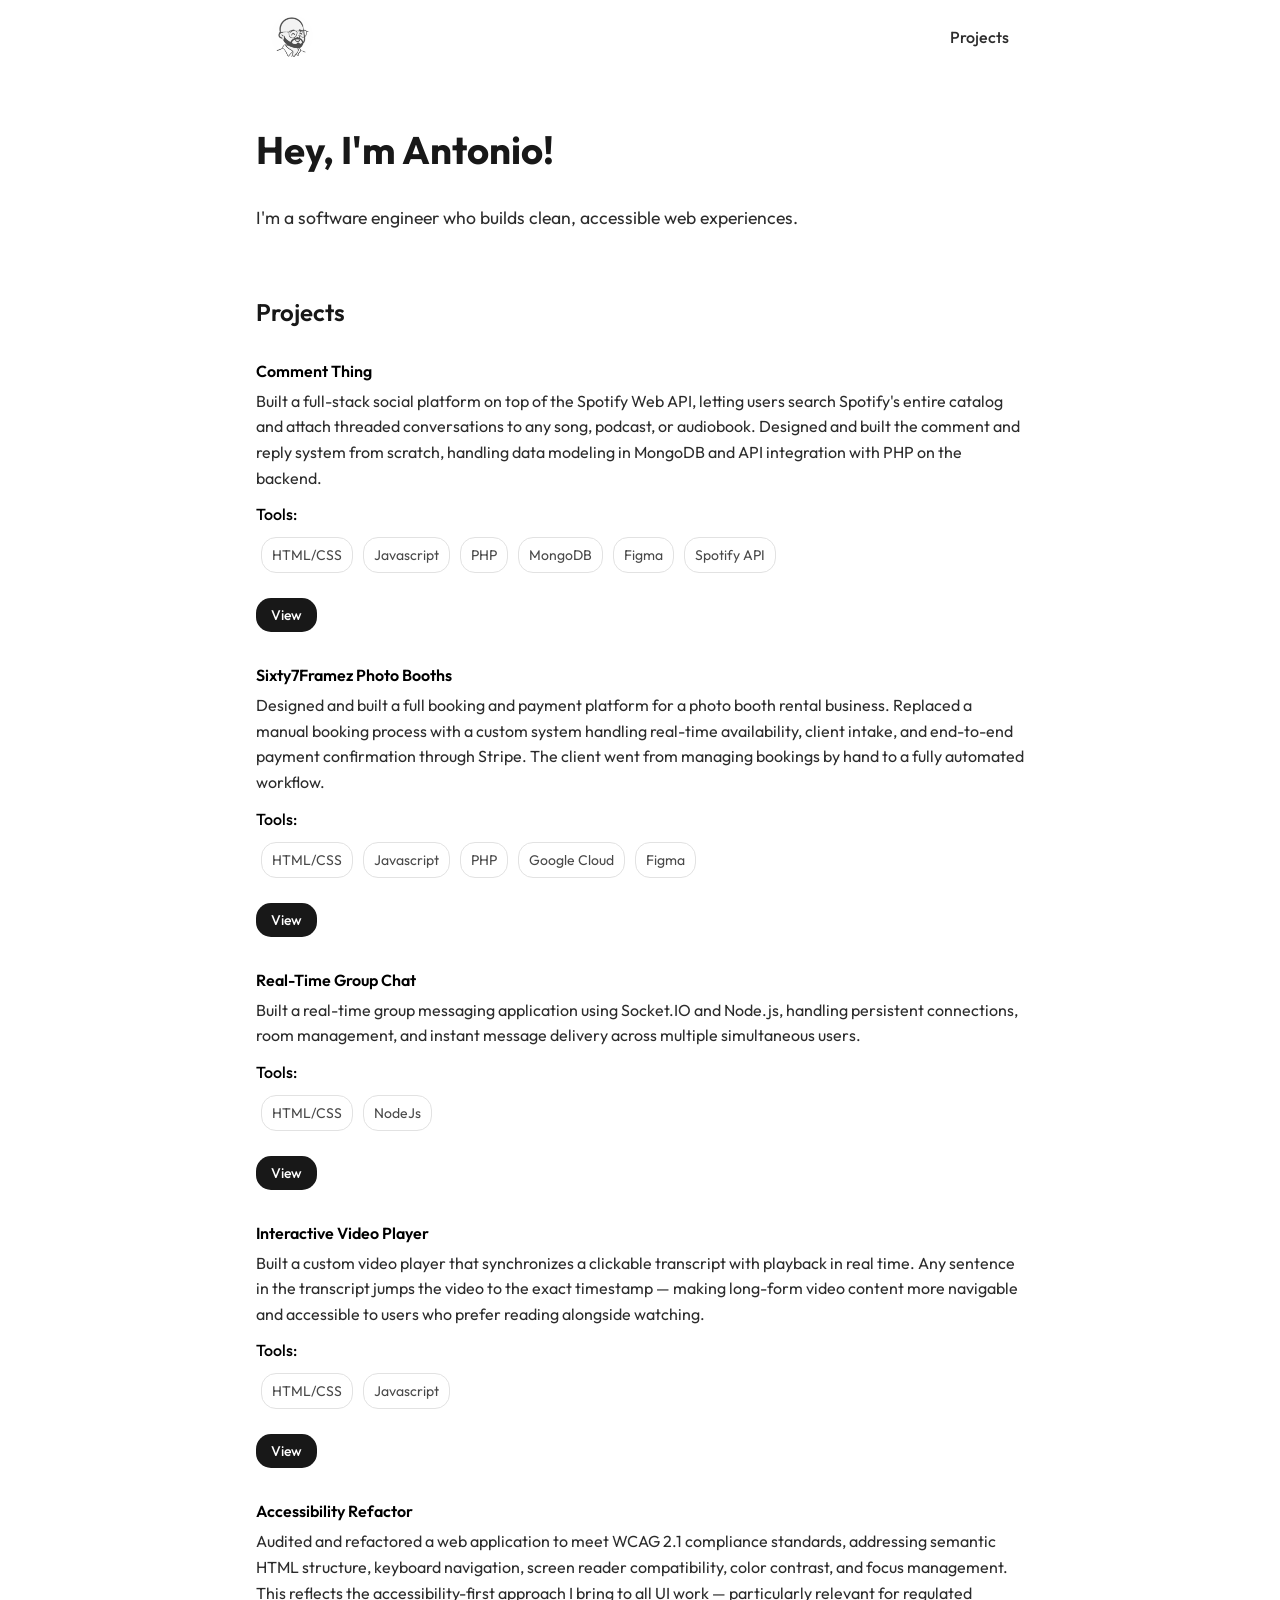
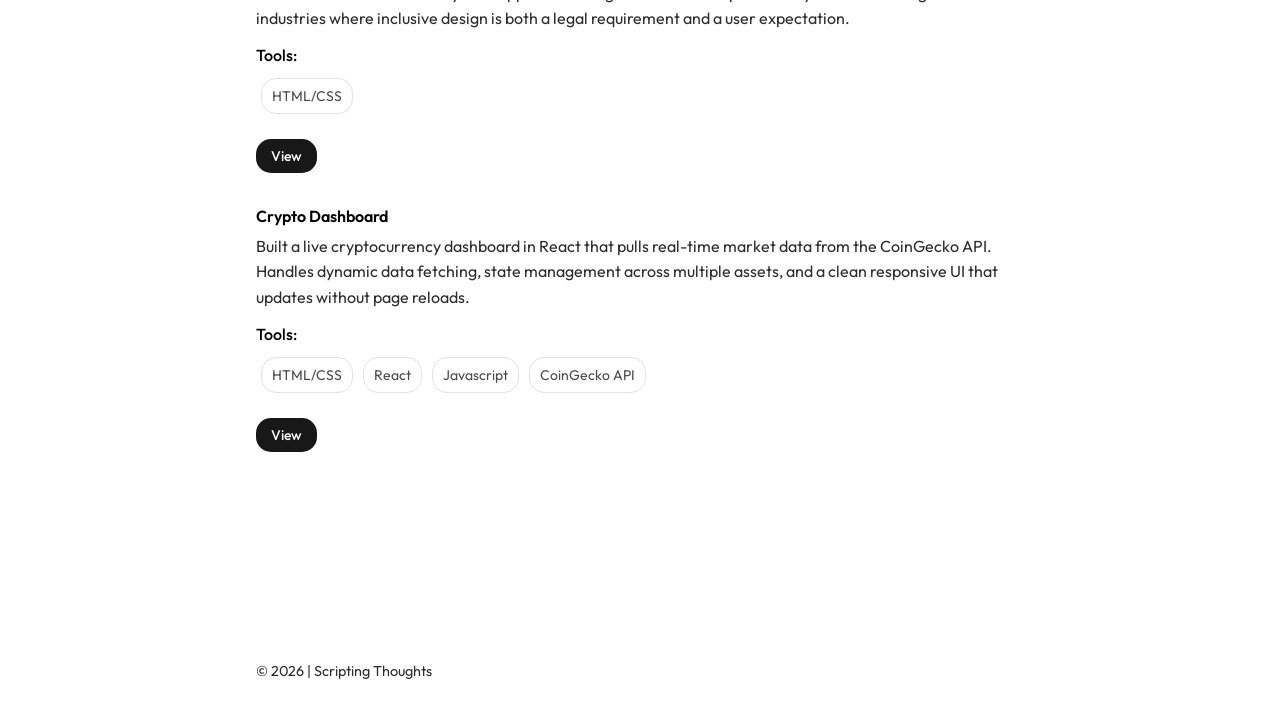
<file: index.html>
<!DOCTYPE html>
<html lang="en">
    <head><meta charset="utf-8">
    <meta name="viewport" content="width=device-width,initial-scale=1">
    <title>Scripting Thoughts</title>
    <link rel="stylesheet" href="css/reset.css">
    <link rel="stylesheet" href="css/styles.css">
    <style>
        @import url('https://fonts.googleapis.com/css2?family=Outfit:wght@100..900&display=swap');
    </style>

    <link rel="apple-touch-icon" sizes="180x180" href="assets/icons/favicon/apple-touch-icon.png">
    <link rel="icon" type="image/png" sizes="32x32" href="assets/icons/favicon/favicon-32x32.png">
    <link rel="icon" type="image/png" sizes="16x16" href="assets/icons/favicon/favicon-16x16.png">
    <link rel="manifest" href="/site.webmanifest">
<body>
    <header>
        <div class="header-container">
            <a href="/" aria-label="Go to home page">
                <img src="assets/images/avatar34.svg" alt="Scripting Thoughts Logo">
            </a>
            <nav class="flex flex-nowrap">
                <a href="#projects">Projects</a>
            </nav> 
        </div>
    </header>
    <main>
        <div class="main-content">
            <section class="about-section">
                <h1>Hey, I'm Antonio!</h1>
                <article>
                    <!-- <img src="assets/images/avatar33.svg" alt=""> -->
                    <p>
                        I'm a software engineer who builds clean, accessible web experiences.
                    </p>
                </article>
            </section>
            <section id="projects" class="featured-projects-section"> 
                <h1>Projects</h1> 
                <div class="projects-container">
                    <div class="project-card">
                        <h2>Comment Thing</h2>
                        <p>Built a full-stack social platform on top of the Spotify Web API, letting users search Spotify's entire catalog and attach threaded conversations to any song, podcast, or audiobook. Designed and built the comment and reply system from scratch, handling data modeling in MongoDB and API integration with PHP on the backend.</p>
                        <div class="tools-container">
                            <span>Tools:</span>
                            <div class="tools-used-container">
                                <ul>
                                    <li>HTML/CSS</li>
                                    <li>Javascript</li>
                                    <li>PHP</li>
                                    <li>MongoDB</li>
                                    <li>Figma</li>
                                    <li>Spotify API</li>
                                </ul>
                            </div>
                        </div>
                        <div class="project-action-container">
                            <a class="view-project-link" href="https://commentthing.com" target="_blank">View</a>
                            <div class="github-container">
                                <!-- <img src="/assets/icons/github-fill.svg" alt="Github Icon"> -->
                                <!-- <a href="https://github.com/ScriptingNotions" target="_blank">Source Code</a> -->
                            </div>
                        </div>
                    </div>

                    <div class="project-card">
                        <h2>Sixty7Framez Photo Booths</h2>
                        <p>Designed and built a full booking and payment platform for a photo booth rental business. Replaced a manual booking process with a custom system handling real-time availability, client intake, and end-to-end payment confirmation through Stripe. The client went from managing bookings by hand to a fully automated workflow.</p>
                        <div class="tools-container">
                            <span>Tools:</span>
                            <div class="tools-used-container">
                                <ul>
                                    <li>HTML/CSS</li>
                                    <li>Javascript</li>
                                    <li>PHP</li>
                                    <li>Google Cloud</li>
                                    <li>Figma</li>
                                </ul>
                            </div>
                        </div>
                        <div class="project-action-container">
                            <a class="view-project-link" href="https://sixty7framezphotobooths.com/" target="_blank">View</a>
                            <div class="github-container">
                                <!-- <img src="/assets/icons/github-fill.svg" alt="Github Icon"> -->
                                <!-- <a href="https://github.com/ScriptingNotions" target="_blank">Source Code</a> -->
                            </div>
                        </div>
                    </div>

                    <div class="project-card">
                        <h2>Real-Time Group Chat</h2>
                        <p>Built a real-time group messaging application using Socket.IO and Node.js, handling persistent connections, room management, and instant message delivery across multiple simultaneous users.</p>
                        <div class="tools-container">
                            <span>Tools:</span>
                            <div class="tools-used-container">
                                <ul>
                                    <li>HTML/CSS</li>
                                    <li>NodeJs</li>
                                </ul>
                            </div>
                        </div>
                        <div class="project-action-container">
                            <a class="view-project-link" href="https://node-chat-app-production-d5c8.up.railway.app/" target="_blank">View</a>
                            <div class="github-container">
                                <!-- <img src="/assets/icons/github-fill.svg" alt="Github Icon"> -->
                                <!-- <a href="https://github.com/ScriptingNotions" target="_blank">Source Code</a> -->
                            </div>
                        </div>
                    </div>

                    <div class="project-card">
                        <h2>Interactive Video Player</h2>
                        <p>Built a custom video player that synchronizes a clickable transcript with playback in real time. Any sentence in the transcript jumps the video to the exact timestamp — making long-form video content more navigable and accessible to users who prefer reading alongside watching.</p>
                        <div class="tools-container">
                            <span>Tools:</span>
                            <div class="tools-used-container">
                                <ul>
                                    <li>HTML/CSS</li>
                                    <li>Javascript</li>
                                </ul>
                            </div>
                        </div>
                        <div class="project-action-container">
                            <a class="view-project-link" href="https://scriptingnotions.github.io/interactive-video-player" target="_blank">View</a>
                            <div class="github-container">
                                <!-- <img src="/assets/icons/github-fill.svg" alt="Github Icon"> -->
                                <!-- <a href="https://github.com/ScriptingNotions" target="_blank">Source Code</a> -->
                            </div>
                        </div>
                    </div>
                    
                    <div class="project-card">
                        <h2>Accessibility Refactor</h2>
                        <p>Audited and refactored a web application to meet WCAG 2.1 compliance standards, addressing semantic HTML structure, keyboard navigation, screen reader compatibility, color contrast, and focus management. This reflects the accessibility-first approach I bring to all UI work — particularly relevant for regulated industries where inclusive design is both a legal requirement and a user expectation.</p>
                        <div class="tools-container">
                            <span>Tools:</span>
                            <div class="tools-used-container">
                                <ul>
                                    <li>HTML/CSS</li>
                                </ul>
                            </div>
                        </div>
                        <div class="project-action-container">
                            <a class="view-project-link" href="https://scriptingnotions.github.io/accessibility_refactor/survey.html" target="_blank">View</a>
                            <div class="github-container">
                                <!-- <img src="/assets/icons/github-fill.svg" alt="Github Icon"> -->
                                <!-- <a href="https://github.com/ScriptingNotions" target="_blank">Source Code</a> -->
                            </div>
                        </div>
                    </div>

                    <div class="project-card">
                        <h2>Crypto Dashboard</h2>
                        <p>Built a live cryptocurrency dashboard in React that pulls real-time market data from the CoinGecko API. Handles dynamic data fetching, state management across multiple assets, and a clean responsive UI that updates without page reloads.</p>
                        <div class="tools-container">
                            <span>Tools:</span>
                            <div class="tools-used-container">
                                <ul>
                                    <li>HTML/CSS</li>
                                    <li>React</li>
                                    <li>Javascript</li>
                                    <li>CoinGecko API</li>
                                </ul>
                            </div>
                        </div>
                        <div class="project-action-container">
                            <a class="view-project-link" href="https://crypto-dashboard-production-99b5.up.railway.app" target="_blank">View</a>
                            <div class="github-container">
                                <!-- <img src="/assets/icons/github-fill.svg" alt="Github Icon"> -->
                                <!-- <a href="https://github.com/ScriptingNotions" target="_blank">Source Code</a> -->
                            </div>
                        </div>
                    </div>
                </div>
            </section>
        </div>
    </main>
    <footer>
        <div class="footer-container">
            <p>&copy; <span id="currentYear"></span> | Scripting Thoughts</p>
        </div>
    </footer>
    <script src="js/app.js"></script>
</body>
</html>
</file>
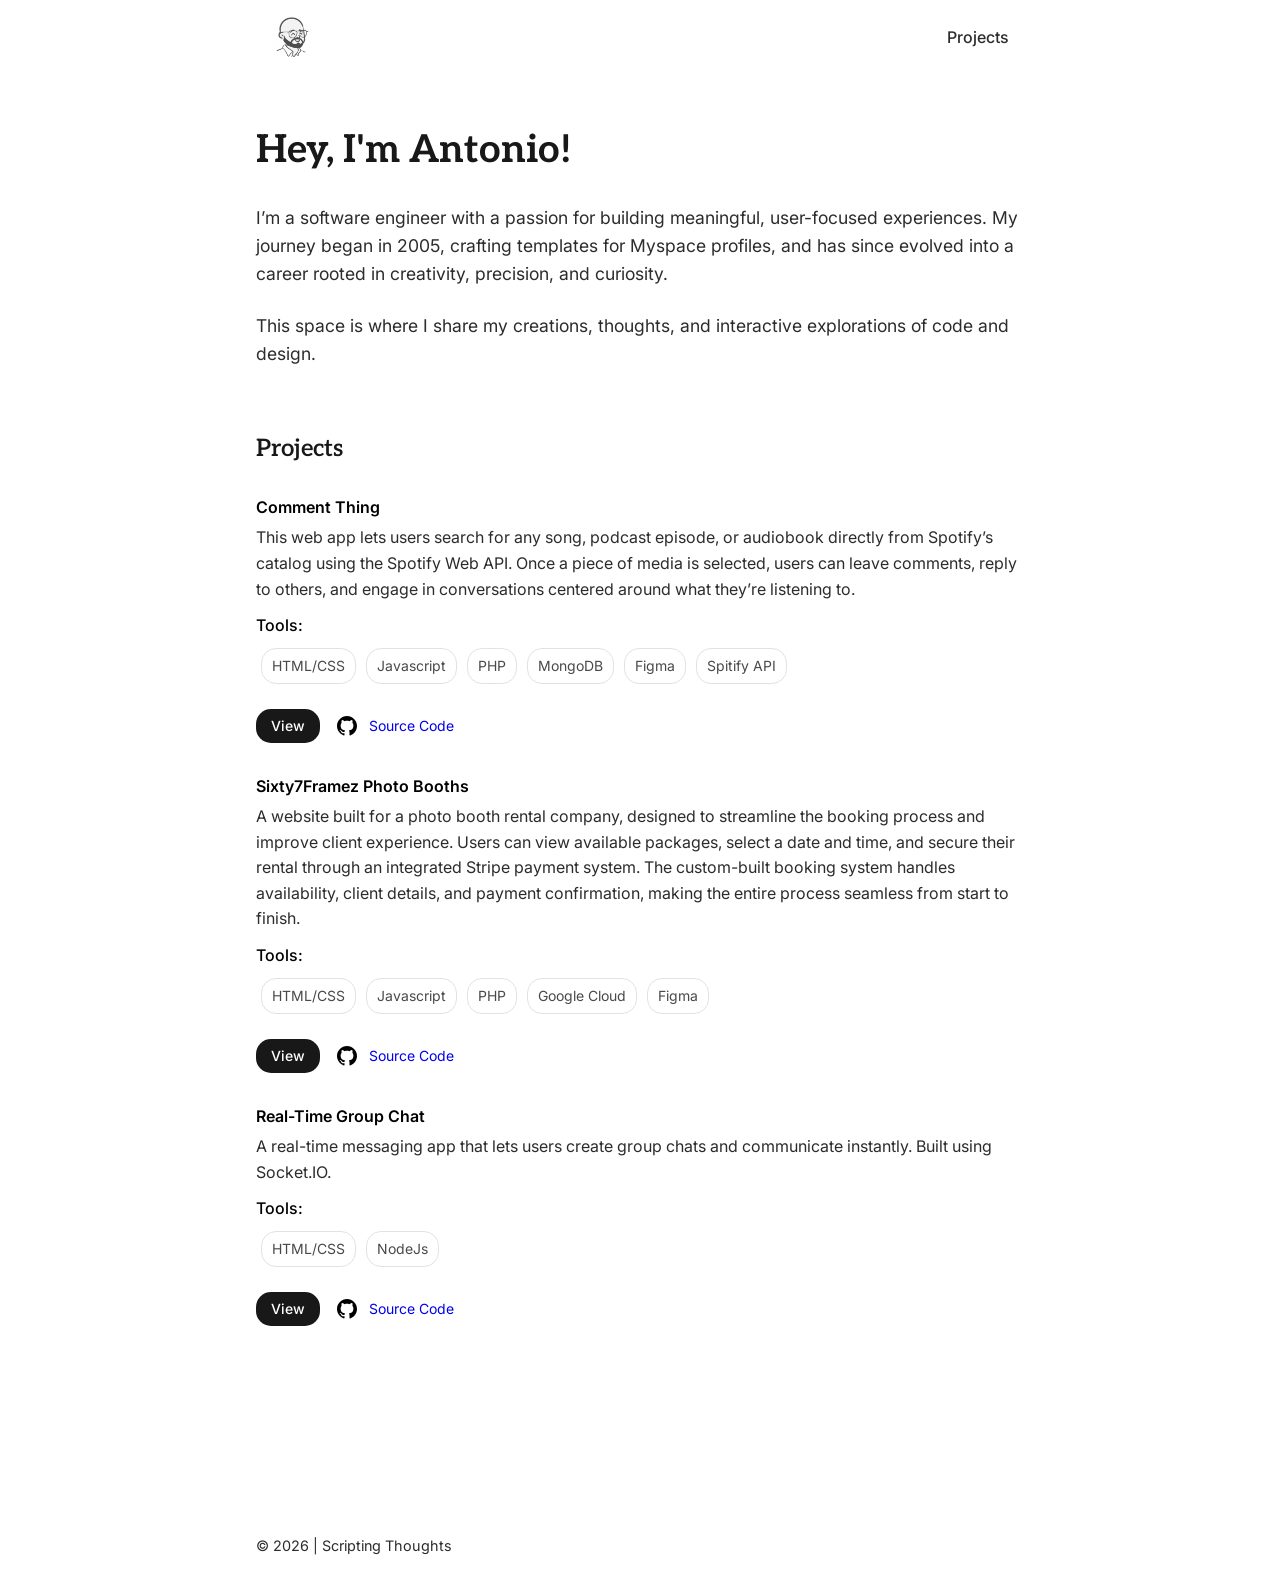
<file: public/index.html>
<!DOCTYPE html>
<html lang="en">
    <head><meta charset="utf-8">
    <meta name="viewport" content="width=device-width,initial-scale=1">
    <title>Scripting Thoughts</title>
    <link rel="stylesheet" href="css/reset.css">
    <link rel="stylesheet" href="css/styles.css">
    <link rel="preconnect" href="https://fonts.googleapis.com">
    <link rel="preconnect" href="https://fonts.gstatic.com" crossorigin>
    <link href="https://fonts.googleapis.com/css2?family=Inter:ital,opsz,wght@0,14..32,100..900;1,14..32,100..900&family=Lora:ital,wght@0,400..700;1,400..700&display=swap" rel="stylesheet">
    <link href="https://fonts.googleapis.com/css2?family=Aleo:ital,wght@0,100..900;1,100..900&display=swap" rel="stylesheet">
    <link rel="apple-touch-icon" sizes="180x180" href="assets/icons/favicon/apple-touch-icon.png">
    <link rel="icon" type="image/png" sizes="32x32" href="assets/icons/favicon/favicon-32x32.png">
    <link rel="icon" type="image/png" sizes="16x16" href="assets/icons/favicon/favicon-16x16.png">
    <link rel="manifest" href="/site.webmanifest">
<body>
    <header>
        <div class="header-container">
            <a href="/" aria-label="Go to home page">
                <img src="assets/images/avatar34.svg" alt="Scripting Thoughts Logo">
            </a>
            <nav class="flex flex-nowrap">
                <a href="#projects">Projects</a>
            </nav> 
        </div>
    </header>
    <main>
        <div class="main-content">
            <section class="about-section">
                <h1>Hey, I'm Antonio!</h1>
                <article>
                    <!-- <img src="assets/images/avatar33.svg" alt=""> -->
                    <p>
                        I’m a software engineer with a passion for building meaningful, user-focused experiences. 
                        My journey began in 2005, crafting templates for Myspace profiles, and has since evolved into a 
                        career rooted in creativity, precision, and curiosity.
                    </p>
                    <p>
                        This space is where I share my creations, thoughts, and interactive explorations of code and design.
                    </p>
                </article>
            </section>
            <section id="projects" class="featured-projects-section"> 
                <h1>Projects</h1> 
                <div class="projects-container">
                    <div class="project-card">
                        <h2>Comment Thing</h2>
                        <p>This web app lets users search for any song, podcast episode, or audiobook directly from Spotify’s catalog using the Spotify Web API. Once a piece of media is selected, users can leave comments, reply to others, and engage in conversations centered around what they’re listening to.</p>
                        <div class="tools-container">
                            <span>Tools:</span>
                            <div class="tools-used-container">
                                <ul>
                                    <li>HTML/CSS</li>
                                    <li>Javascript</li>
                                    <li>PHP</li>
                                    <li>MongoDB</li>
                                    <li>Figma</li>
                                    <li>Spitify API</li>
                                </ul>
                            </div>
                        </div>
                        <div class="project-action-container">
                            <a class="view-project-link" href="https://commentthing.com" target="_blank">View</a>
                            <div class="github-container">
                                <img src="/public/assets/icons/github-fill.svg" alt="Github Icon">
                                <a href="https://github.com/ScriptingNotions" target="_blank">Source Code</a>
                            </div>
                        </div>
                    </div>

                    <div class="project-card">
                        <h2>Sixty7Framez Photo Booths</h2>
                        <p>A website built for a photo booth rental company, designed to streamline the booking process and improve client experience. Users can view available packages, select a date and time, and secure their rental through an integrated Stripe payment system. The custom-built booking system handles availability, client details, and payment confirmation, making the entire process seamless from start to finish.</p>
                        <div class="tools-container">
                            <span>Tools:</span>
                            <div class="tools-used-container">
                                <ul>
                                    <li>HTML/CSS</li>
                                    <li>Javascript</li>
                                    <li>PHP</li>
                                    <li>Google Cloud</li>
                                    <li>Figma</li>
                                </ul>
                            </div>
                        </div>
                        <div class="project-action-container">
                            <a class="view-project-link" href="https://sixty7framezphotobooths.com/" target="_blank">View</a>
                            <div class="github-container">
                                <img src="/public/assets/icons/github-fill.svg" alt="Github Icon">
                                <a href="https://github.com/ScriptingNotions" target="_blank">Source Code</a>
                            </div>
                        </div>
                    </div>

                    <div class="project-card">
                        <h2>Real-Time Group Chat</h2>
                        <p>A real-time messaging app that lets users create group chats and communicate instantly. Built using Socket.IO.</p>
                        <div class="tools-container">
                            <span>Tools:</span>
                            <div class="tools-used-container">
                                <ul>
                                    <li>HTML/CSS</li>
                                    <li>NodeJs</li>
                                </ul>
                            </div>
                        </div>
                        <div class="project-action-container">
                            <a class="view-project-link" href="https://node-chat-app-production-d5c8.up.railway.app/" target="_blank">View</a>
                            <div class="github-container">
                                <img src="/public/assets/icons/github-fill.svg" alt="Github Icon">
                                <a href="https://github.com/ScriptingNotions" target="_blank">Source Code</a>
                            </div>
                        </div>
                    </div>
                </div>
            </section>
        </div>
    </main>
    <footer>
        <div class="footer-container">
            <p>&copy; <span id="currentYear"></span> | Scripting Thoughts</p>
        </div>
    </footer>
    <script src="js/app.js"></script>
</body>
</html>
</file>
<file: css/styles.css>
body {
    min-height: 100vh;
    font-family: "Outfit", sans-serif; 
    font-optical-sizing: auto;
    background-color: #fff;
}

h1 {
    line-height: 1.7;
    color: #181818;
}

header {
    margin: 0 auto;
}

.header-container {
    max-width: 768px;
    position: fixed;
    top: 0;
    left: 10px;
    right: 10px;
    z-index: 10;
    display: flex;
    justify-content: space-between;
    align-items: center;
    background-color: #fff;
    padding: 15px;
    margin: 0 auto;
    box-sizing: border-box;
    /* border: 1px solid #d7d7d7; */
}

header a img {
    width: 42px;
}

main {
    padding-top: clamp(4rem, 8vw, 8rem);
    padding-bottom: clamp(4rem, 8vw, 8rem);
    display: flex;
    flex-direction: column;
    min-height: 100vh;
}

.main-content { 
    max-width: 768px;
    margin: 0 auto;
    flex: 1;
}

nav {
    display: flex;
    justify-content: space-between;
    align-items: center;
}

nav a {
    color: #2c2c2c;
    text-decoration: none;
    font-weight: 500;
}

p {
    margin-bottom: clamp(1.5rem, 1.2vw, 2rem);
    line-height: 1.6;
    font-size: clamp(1.1rem, 1.2vw, 1.3rem);
    color: #2c2c2c;
}

.main-content {
    margin-top: clamp(20px, 1.2vw, 50px);
    padding: clamp(15px, 1.2vw, 50px);
    margin: 0 auto;
}

.about-section h1 {
    font-size: clamp(2.3rem, 3vw, 3rem);
    font-weight: 700;
}

.about-section article {
    margin-top: clamp(1rem, 2.5vw, 1.3rem);
}

.about-section article img {
    float: right;
    width: clamp(150px, 3vw, 200px);
    height: clamp(150px, 3vw, 200px);
    margin-bottom: 2rem;
}

.featured-projects-section h1 {
    font-size: clamp(1.2rem, 1.2vw, 1.7rem);
    font-weight: 600;
}

#projects {
    margin: 60px 0;
}

#projects h1 {
    font-size: 24px;
}

.project-card {
    margin: 30px 0;
    /* border: 1px solid #e0e0e0;  */
    /* border-radius: 16px;       
    padding: 15px; */
    background-color: white;
}

.project-card h2 {
    font-weight: 600;
}

.project-card p {
    font-size: 16px;
    margin: 10px 0;
}

.tools-container {
    margin: 15px 0;
}

.tools-container span {
    font-weight: 500;
}

.tools-used-container {
    margin: 10px 0;
}

.tools-used-container ul {
    display: flex;
    flex-wrap: wrap;
}

.tools-used-container ul li {
    color: #494949;
    padding: 10px;
    border-radius: 15px;
    border: 1px solid #E2E2E2;
    font-size: 14px;
    margin: 5px;
}

.view-project-link {
    color: #fff;
    text-decoration: none;
    font-weight: 500;
    padding: 10px 15px;
    background-color: #181818;
    border-radius: 15px;
    font-size: 14px;
    margin: 5px 0;
    display: inline-block;
}

.view-project-link:hover {
    background-color: #383838;
}

.project-action-container {
    display: flex;
    gap: 10px;
}

.github-container {
    font-size: 14px;
    margin: 5px;
    display: flex;
    justify-content: center;
    align-items: center;
    gap: 10px;
    color: #fff;
    width: fit-content;
}

.github-container a {
    text-decoration: none;
}

footer {
    width: 100%;
    padding: 10px 0;
}

.footer-container {
    max-width: 768px;
    margin: 0 auto;
    padding: clamp(15px, 1.2vw, 50px);
}

.footer-container p {
    margin: 0;
    font-size: 0.9rem;
}
</file>
<file: public/css/styles.css>
body {
    min-height: 100vh;
    font-family: "Inter", sans-serif;
    font-optical-sizing: auto;
    background-color: #fff;
}

h1 {
    line-height: 1.7;
    color: #181818;
}

header {
    margin: 0 auto;
}

.header-container {
    max-width: 768px;
    position: fixed;
    top: 0;
    left: 10px;
    right: 10px;
    z-index: 10;
    display: flex;
    justify-content: space-between;
    align-items: center;
    background-color: #fff;
    padding: 15px;
    margin: 0 auto;
    box-sizing: border-box;
    /* border: 1px solid #d7d7d7; */
}

header a img {
    width: 42px;
}

main {
    padding-top: clamp(4rem, 8vw, 8rem);
    padding-bottom: clamp(4rem, 8vw, 8rem);
    display: flex;
    flex-direction: column;
    min-height: 100vh;
}

.main-content { 
    max-width: 768px;
    margin: 0 auto;
    flex: 1;
}

nav {
    display: flex;
    justify-content: space-between;
    align-items: center;
}

nav a {
    color: #2c2c2c;
    text-decoration: none;
    font-weight: 500;
}

p {
    margin-bottom: clamp(1.5rem, 1.2vw, 2rem);
    line-height: 1.6;
    font-size: clamp(1.1rem, 1.2vw, 1.3rem);
    color: #2c2c2c;
}

.main-content {
    margin-top: clamp(20px, 1.2vw, 50px);
    padding: clamp(15px, 1.2vw, 50px);
    margin: 0 auto;
}

.about-section h1 {
    font-size: clamp(2.3rem, 3vw, 3rem);
    font-weight: 700;
    font-family: "Aleo", serif;
}

.about-section article {
    margin-top: clamp(1rem, 2.5vw, 1.3rem);
}

.about-section article img {
    float: right;
    width: clamp(150px, 3vw, 200px);
    height: clamp(150px, 3vw, 200px);
    margin-bottom: 2rem;
}

.featured-projects-section h1 {
    font-size: clamp(1.2rem, 1.2vw, 1.7rem);
    font-weight: 600;
    font-family: "Aleo", serif;
}

#projects {
    margin: 60px 0;
}

#projects h1 {
    font-size: 24px;
}

.project-card {
    margin: 30px 0;
    /* border: 1px solid #e0e0e0;  */
    /* border-radius: 16px;       
    padding: 15px; */
    background-color: white;
}

.project-card h2 {
    font-weight: 600;
}

.project-card p {
    font-size: 16px;
    margin: 10px 0;
}

.tools-container {
    margin: 15px 0;
}

.tools-container span {
    font-weight: 500;
}

.tools-used-container {
    margin: 10px 0;
}

.tools-used-container ul {
    display: flex;
    flex-wrap: wrap;
}

.tools-used-container ul li {
    color: #494949;
    padding: 10px;
    border-radius: 15px;
    border: 1px solid #E2E2E2;
    font-size: 14px;
    margin: 5px;
}

.view-project-link {
    color: #fff;
    text-decoration: none;
    font-weight: 500;
    padding: 10px 15px;
    background-color: #181818;
    border-radius: 15px;
    font-size: 14px;
    margin: 5px 0;
    display: inline-block;
}

.view-project-link:hover {
    background-color: #383838;
}

.project-action-container {
    display: flex;
    gap: 10px;
}

.github-container {
    font-size: 14px;
    margin: 5px;
    display: flex;
    justify-content: center;
    align-items: center;
    gap: 10px;
    color: #fff;
    width: fit-content;
}

.github-container a {
    text-decoration: none;
}

footer {
    width: 100%;
    padding: 10px 0;
}

.footer-container {
    max-width: 768px;
    margin: 0 auto;
    padding: clamp(15px, 1.2vw, 50px);
}

.footer-container p {
    margin: 0;
    font-size: 0.9rem;
}
</file>
